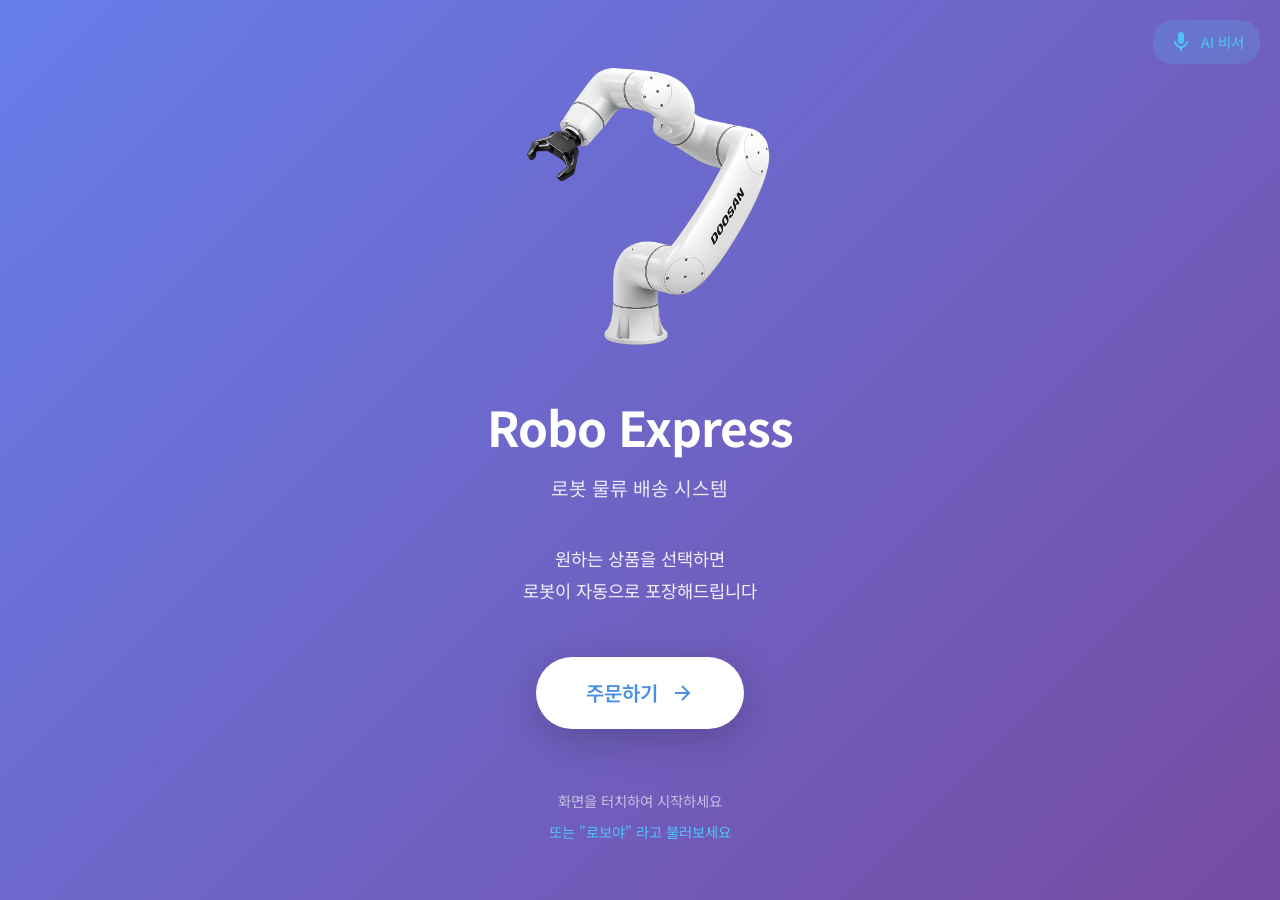
<file: web/frontend/index.html>
<!DOCTYPE html>
<html lang="ko">
<head>
  <meta charset="UTF-8">
  <meta name="viewport" content="width=device-width, initial-scale=1.0">
  <title>Robo Express</title>
  <link rel="preconnect" href="https://fonts.googleapis.com">
  <link rel="preconnect" href="https://fonts.gstatic.com" crossorigin>
  <link href="https://fonts.googleapis.com/css2?family=Noto+Sans+KR:wght@300;400;500;600;700&display=swap" rel="stylesheet">
  <link rel="stylesheet" href="css/style.css">
  <style>
    .voice-hint {
      font-size: 0.9rem;
      color: #4fc3f7;
      margin-top: 8px;
    }
    .assistant-link {
      position: absolute;
      top: 20px;
      right: 20px;
      display: flex;
      align-items: center;
      gap: 8px;
      padding: 10px 16px;
      background: rgba(79, 195, 247, 0.2);
      color: #4fc3f7;
      text-decoration: none;
      border-radius: 20px;
      font-size: 0.9rem;
      transition: all 0.3s ease;
    }
    .assistant-link:hover {
      background: rgba(79, 195, 247, 0.3);
    }
  </style>
</head>
<body>
  <div class="start-screen">
    <div class="start-content">
      <div class="logo-area">
        <div class="logo-icon">
          <img src="images/robot_arm.png" alt="로봇팔" class="robot-image">
        </div>
        <h1 class="logo-title">Robo Express</h1>
        <p class="logo-subtitle">로봇 물류 배송 시스템</p>
      </div>
      
      <div class="start-description">
        <p>원하는 상품을 선택하면</p>
        <p>로봇이 자동으로 포장해드립니다</p>
      </div>

      <a href="products.html" class="btn-start" onclick="playWelcome(event)">
        <span>주문하기</span>
        <svg width="24" height="24" viewBox="0 0 24 24" fill="none" stroke="currentColor" stroke-width="2">
          <path d="M5 12h14M12 5l7 7-7 7"/>
        </svg>
      </a>
      
      <audio id="welcomeAudio" preload="auto">
        <source src="audio/welcome.mp3" type="audio/mpeg">
      </audio>
      
      <script>
        function playWelcome(event) {
          event.preventDefault();
          const audio = document.getElementById('welcomeAudio');
          audio.play();
          setTimeout(() => {
            window.location.href = 'products.html';
          }, 3600);
        }
      </script>

      <div class="start-footer">
        <p>화면을 터치하여 시작하세요</p>
        <p class="voice-hint">또는 "로보야" 라고 불러보세요</p>
      </div>
      
      <a href="assistant.html" class="assistant-link">
        <svg width="24" height="24" viewBox="0 0 24 24" fill="currentColor">
          <path d="M12 14c1.66 0 3-1.34 3-3V5c0-1.66-1.34-3-3-3S9 3.34 9 5v6c0 1.66 1.34 3 3 3z"/>
          <path d="M17 11c0 2.76-2.24 5-5 5s-5-2.24-5-5H5c0 3.53 2.61 6.43 6 6.92V21h2v-3.08c3.39-.49 6-3.39 6-6.92h-2z"/>
        </svg>
        AI 비서
      </a>
    </div>
    
    <!-- 호출어 감지 -->
    <script>
      let recognition;
      if ('webkitSpeechRecognition' in window || 'SpeechRecognition' in window) {
        const SpeechRecognition = window.SpeechRecognition || window.webkitSpeechRecognition;
        recognition = new SpeechRecognition();
        recognition.lang = 'ko-KR';
        recognition.continuous = true;
        recognition.interimResults = false;
        
        recognition.onresult = (event) => {
          const last = event.results.length - 1;
          const transcript = event.results[last][0].transcript.trim();
          console.log('Heard:', transcript);
          
          if (transcript.includes('로보야') || transcript.includes('로보아') || transcript.includes('로봐')) {
            recognition.stop();
            window.location.href = 'assistant.html';
          }
        };
        
        recognition.onerror = (event) => {
          if (event.error !== 'no-speech') {
            setTimeout(() => recognition.start(), 1000);
          }
        };
        
        recognition.onend = () => {
          setTimeout(() => recognition.start(), 100);
        };
        
        recognition.start();
      }
    </script>

  </div>
</body>
</html>
</file>
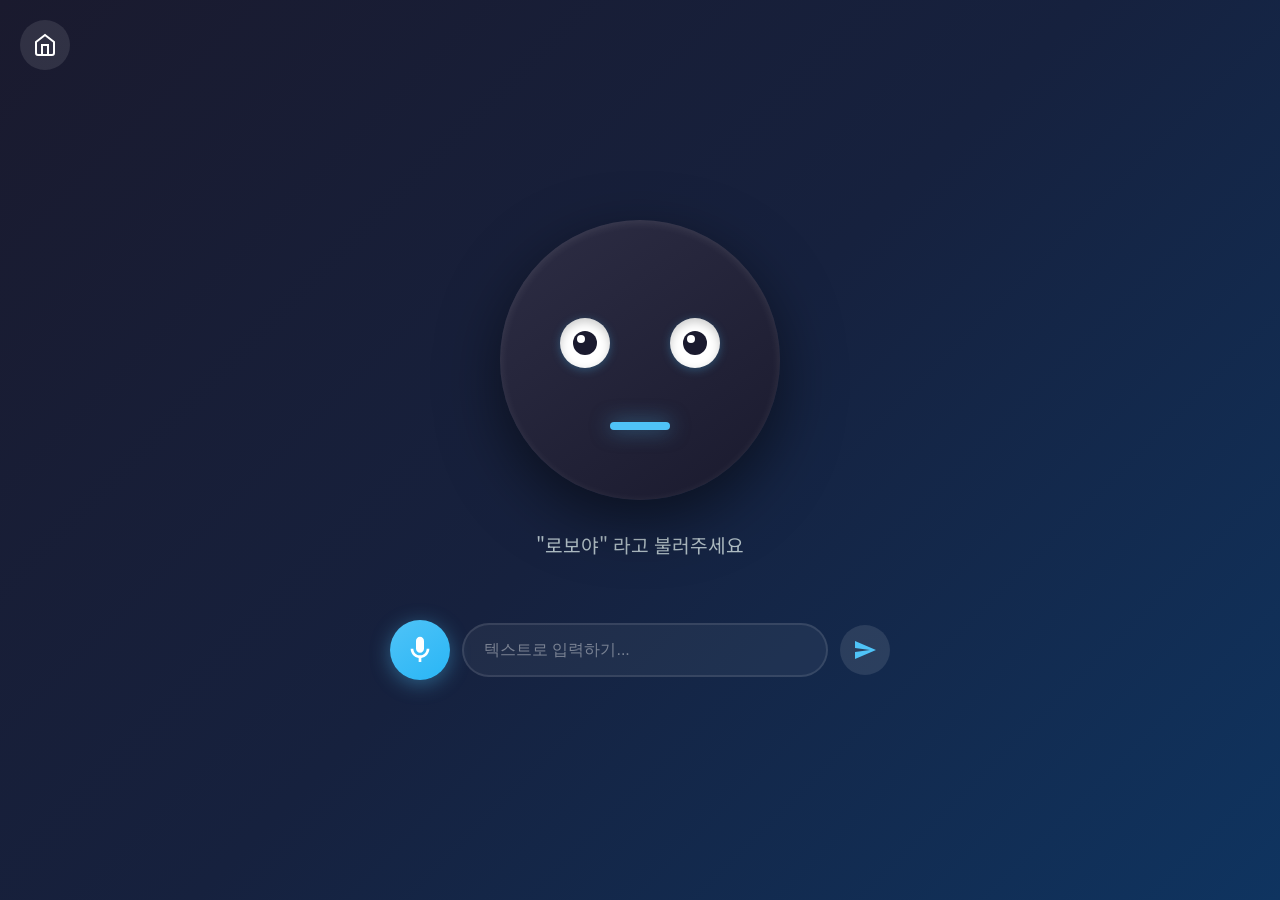
<file: web/frontend/assistant.html>
<!DOCTYPE html>
<html lang="ko">
<head>
  <meta charset="UTF-8">
  <meta name="viewport" content="width=device-width, initial-scale=1.0">
  <title>Robo Express - AI 비서</title>
  <link rel="preconnect" href="https://fonts.googleapis.com">
  <link rel="preconnect" href="https://fonts.gstatic.com" crossorigin>
  <link href="https://fonts.googleapis.com/css2?family=Noto+Sans+KR:wght@300;400;500;600;700&display=swap" rel="stylesheet">
  <link rel="stylesheet" href="css/style.css">
  <link rel="stylesheet" href="css/assistant.css">
</head>
<body>
  <div class="assistant-container">
    <!-- 로봇 얼굴 -->
    <div class="robot-face" id="robotFace">
      <div class="face-background">
        <div class="pulse-ring" id="pulseRing"></div>
      </div>
      <div class="eyes">
        <div class="eye left" id="eyeLeft">
          <div class="pupil"></div>
        </div>
        <div class="eye right" id="eyeRight">
          <div class="pupil"></div>
        </div>
      </div>
      <div class="mouth" id="mouth"></div>
    </div>

    <!-- 상태 텍스트 -->
    <div class="status-text" id="statusText">
      "로보야" 라고 불러주세요
    </div>

    <!-- 대화 내용 -->
    <div class="chat-container" id="chatContainer">
      <div class="chat-messages" id="chatMessages"></div>
    </div>

    <!-- 입력 영역 -->
    <div class="input-area">
      <button class="mic-button" id="micButton">
        <svg width="32" height="32" viewBox="0 0 24 24" fill="currentColor">
          <path d="M12 14c1.66 0 3-1.34 3-3V5c0-1.66-1.34-3-3-3S9 3.34 9 5v6c0 1.66 1.34 3 3 3z"/>
          <path d="M17 11c0 2.76-2.24 5-5 5s-5-2.24-5-5H5c0 3.53 2.61 6.43 6 6.92V21h2v-3.08c3.39-.49 6-3.39 6-6.92h-2z"/>
        </svg>
      </button>
      <input type="text" class="text-input" id="textInput" placeholder="텍스트로 입력하기...">
      <button class="send-button" id="sendButton">
        <svg width="24" height="24" viewBox="0 0 24 24" fill="currentColor">
          <path d="M2.01 21L23 12 2.01 3 2 10l15 2-15 2z"/>
        </svg>
      </button>
    </div>

    <!-- 홈 버튼 -->
    <a href="index.html" class="home-button">
      <svg width="24" height="24" viewBox="0 0 24 24" fill="none" stroke="currentColor" stroke-width="2">
        <path d="M3 9l9-7 9 7v11a2 2 0 0 1-2 2H5a2 2 0 0 1-2-2z"/>
        <polyline points="9 22 9 12 15 12 15 22"/>
      </svg>
    </a>
  </div>

  <script src="js/assistant.js"></script>
</body>
</html>
</file>
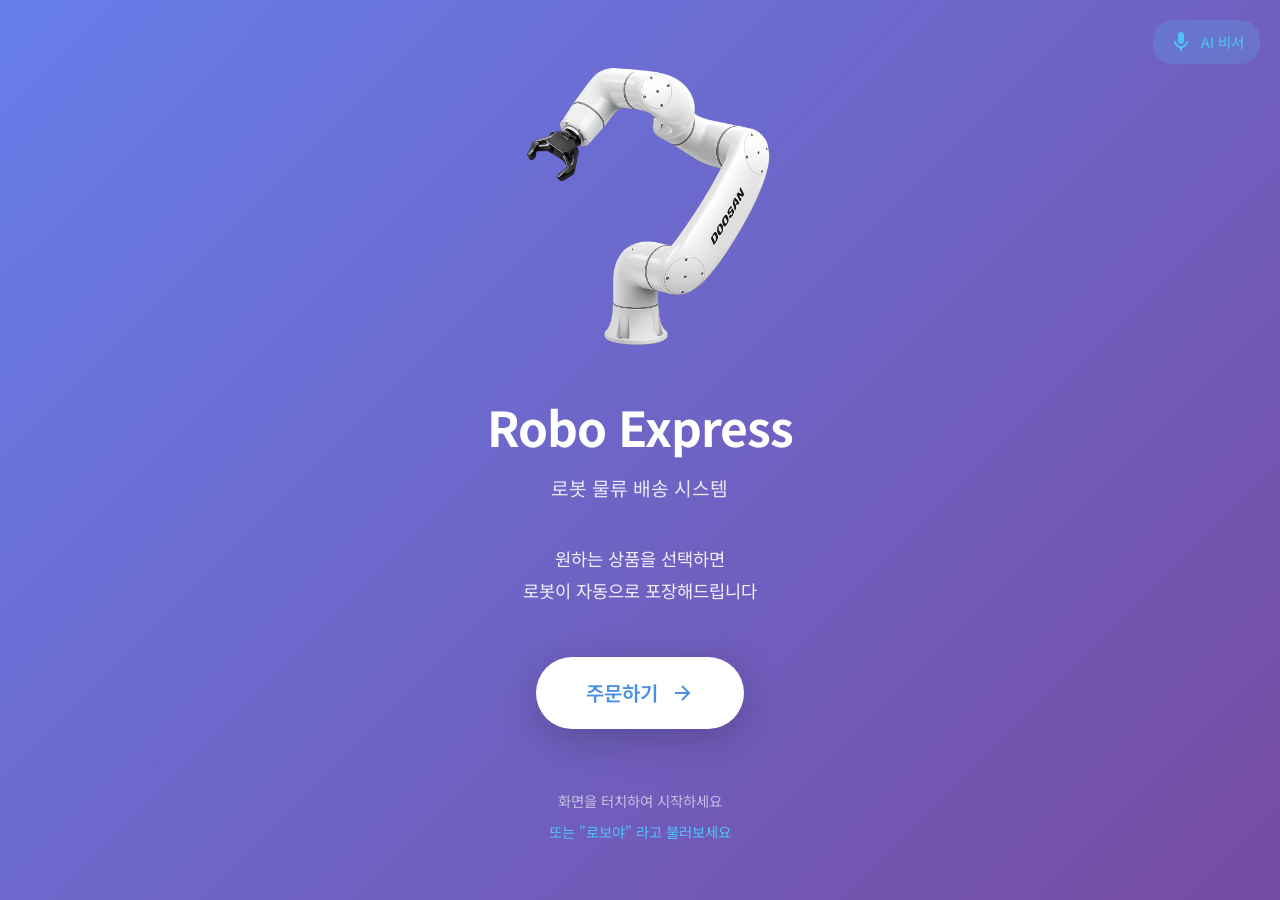
<file: web/frontend/order.html>
<!DOCTYPE html>
<html lang="ko">
<head>
  <meta charset="UTF-8">
  <meta name="viewport" content="width=device-width, initial-scale=1.0">
  <title>주문 현황 - Robo Express 물류 시스템</title>
  <link rel="preconnect" href="https://fonts.googleapis.com">
  <link rel="preconnect" href="https://fonts.gstatic.com" crossorigin>
  <link href="https://fonts.googleapis.com/css2?family=Noto+Sans+KR:wght@300;400;500;600;700&display=swap" rel="stylesheet">
  <link rel="stylesheet" href="css/style.css">
</head>
<body>
  <div class="app-container">
    <!-- Header -->
    <header class="header">
      <a href="index.html" class="header-back">
        <svg width="24" height="24" viewBox="0 0 24 24" fill="none" stroke="currentColor" stroke-width="2">
          <path d="M19 12H5M12 19l-7-7 7-7"/>
        </svg>
      </a>
      <h1 class="header-title">주문 현황</h1>
      <div class="header-spacer"></div>
    </header>

    <!-- Order Status -->
    <main class="order-status-section">
      <!-- Order Info (숨김) -->
      <div class="order-info-card" style="display: none;">
        <div class="order-number">
          <span class="label">주문번호</span>
          <span class="value" id="orderNumber">-</span>
        </div>
        <div class="order-time">
          <span class="label">주문시간</span>
          <span class="value" id="orderTime">-</span>
        </div>
      </div>

      <!-- Status Display -->
      <div class="status-card">
        <div class="status-icon" id="statusIcon">
          <div class="status-icon-inner">📦</div>
        </div>
        <h2 class="status-title" id="statusTitle">주문 접수됨</h2>
        <p class="status-message" id="statusMessage">주문이 접수되었습니다. 잠시만 기다려주세요.</p>
        
        <!-- Progress Bar -->
        <div class="progress-container">
          <div class="progress-bar">
            <div class="progress-fill" id="progressFill" style="width: 0%"></div>
          </div>
          <div class="progress-text">
            <span id="progressText">0%</span>
          </div>
        </div>
      </div>

      <!-- Step Tracker -->
      <div class="step-tracker">
        <h3>진행 상황</h3>
        <div class="steps" id="stepsContainer">
          <!-- Steps will be dynamically inserted -->
        </div>
      </div>

      <!-- Live Log -->
      <div class="live-log-card">
        <div class="log-header">
          <h3>실시간 로그</h3>
          <span class="live-indicator">
            <span class="live-dot"></span>
            LIVE
          </span>
        </div>
        <div class="log-container" id="logContainer">
          <div class="log-entry">
            <span class="log-time">--:--:--</span>
            <span class="log-message">연결 대기 중...</span>
          </div>
        </div>
      </div>
    </main>

    <!-- Complete Actions -->
    <footer class="order-complete-footer" id="completeFooter" style="display: none;">
      <div class="complete-message">
        <span class="complete-icon">✅</span>
        <span>주문이 완료되었습니다!</span>
      </div>
      <a href="index.html" class="btn-new-order">새 주문하기</a>
    </footer>
  </div>

  <script src="js/order-status.js"></script>
</body>
</html>
</file>
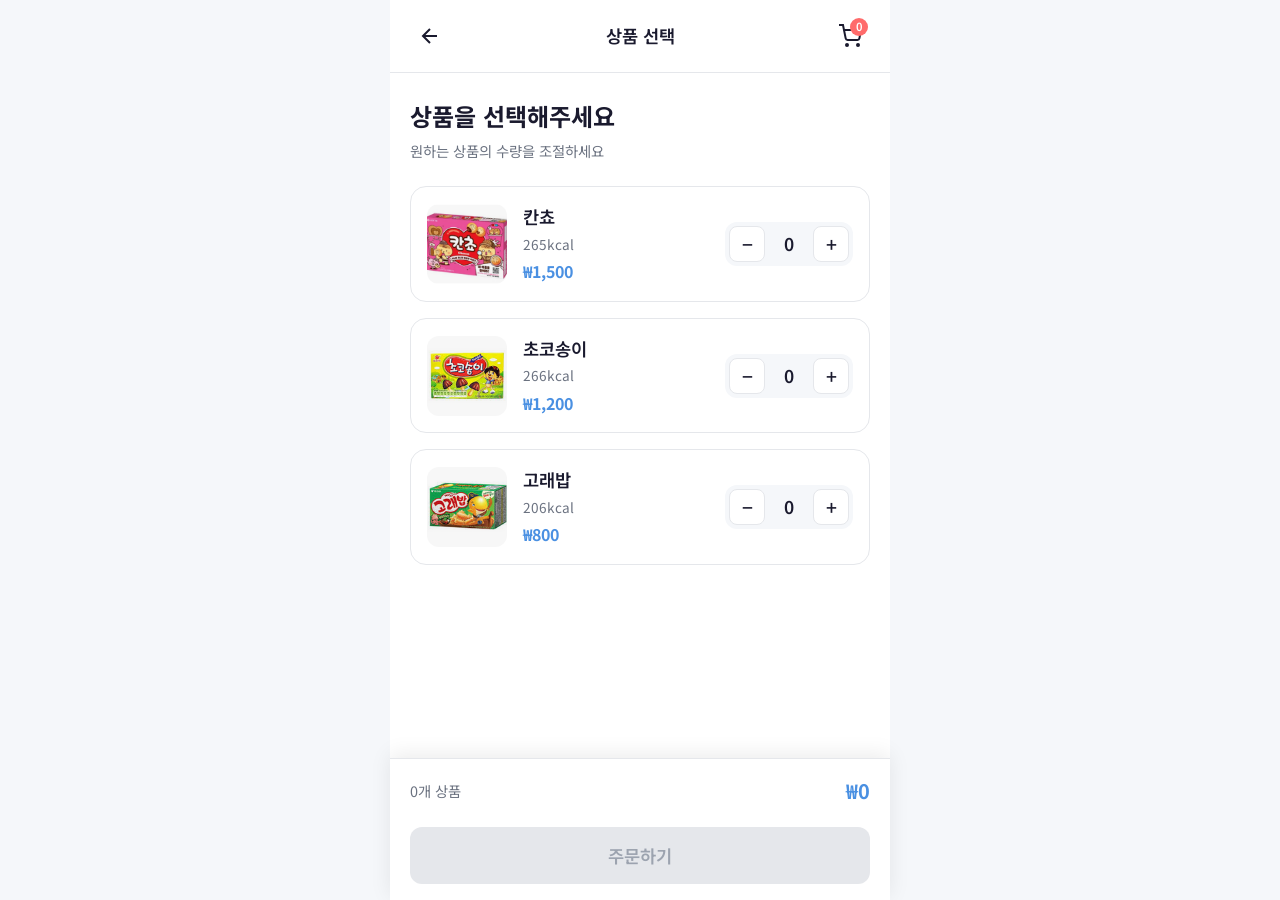
<file: web/frontend/products.html>
<!DOCTYPE html>
<html lang="ko">
<head>
  <meta charset="UTF-8">
  <meta name="viewport" content="width=device-width, initial-scale=1.0">
  <title>상품 선택 - Robo Express 물류 시스템</title>
  <link rel="preconnect" href="https://fonts.googleapis.com">
  <link rel="preconnect" href="https://fonts.gstatic.com" crossorigin>
  <link href="https://fonts.googleapis.com/css2?family=Noto+Sans+KR:wght@300;400;500;600;700&display=swap" rel="stylesheet">
  <link rel="stylesheet" href="css/style.css">
</head>
<body>
  <div class="app-container">
    <!-- Header -->
    <header class="header">
      <a href="index.html" class="header-back">
        <svg width="24" height="24" viewBox="0 0 24 24" fill="none" stroke="currentColor" stroke-width="2">
          <path d="M19 12H5M12 19l-7-7 7-7"/>
        </svg>
      </a>
      <h1 class="header-title">상품 선택</h1>
      <div class="header-cart" id="headerCart">
        <svg width="24" height="24" viewBox="0 0 24 24" fill="none" stroke="currentColor" stroke-width="2">
          <circle cx="9" cy="21" r="1"/><circle cx="20" cy="21" r="1"/>
          <path d="M1 1h4l2.68 13.39a2 2 0 0 0 2 1.61h9.72a2 2 0 0 0 2-1.61L23 6H6"/>
        </svg>
        <span class="cart-badge" id="cartBadge">0</span>
      </div>
    </header>

    <!-- Product List -->
    <main class="product-section">
      <div class="section-title">
        <h2>상품을 선택해주세요</h2>
        <p>원하는 상품의 수량을 조절하세요</p>
      </div>

      <div class="product-grid" id="productGrid">
        <!-- Product Card 1 -->
        <div class="product-card" data-product-id="cube_a">
          <div class="product-image">
            <img src="images/cube_a.png" alt="칸쵸" onerror="this.src='data:image/svg+xml,<svg xmlns=%22http://www.w3.org/2000/svg%22 width=%22100%22 height=%22100%22 viewBox=%220 0 100 100%22><rect fill=%22%23FF6B6B%22 width=%22100%22 height=%22100%22 rx=%2210%22/><text x=%2250%22 y=%2255%22 text-anchor=%22middle%22 fill=%22white%22 font-size=%2230%22>A</text></svg>'">
          </div>
          <div class="product-info">
            <h3 class="product-name">칸쵸</h3>
            <p class="product-desc">265kcal</p>
            <p class="product-price">₩1,500</p>
          </div>
          <div class="product-quantity">
            <button class="qty-btn qty-minus" data-action="minus">−</button>
            <span class="qty-value" data-qty="0">0</span>
            <button class="qty-btn qty-plus" data-action="plus">+</button>
          </div>
        </div>

        <!-- Product Card 2 -->
        <div class="product-card" data-product-id="cube_b">
          <div class="product-image">
            <img src="images/cube_b.png" alt="초코송이" onerror="this.src='data:image/svg+xml,<svg xmlns=%22http://www.w3.org/2000/svg%22 width=%22100%22 height=%22100%22 viewBox=%220 0 100 100%22><rect fill=%22%234ECDC4%22 width=%22100%22 height=%22100%22 rx=%2210%22/><text x=%2250%22 y=%2255%22 text-anchor=%22middle%22 fill=%22white%22 font-size=%2230%22>B</text></svg>'">
          </div>
          <div class="product-info">
            <h3 class="product-name">초코송이</h3>
            <p class="product-desc">266kcal</p>
            <p class="product-price">₩1,200</p>
          </div>
          <div class="product-quantity">
            <button class="qty-btn qty-minus" data-action="minus">−</button>
            <span class="qty-value" data-qty="0">0</span>
            <button class="qty-btn qty-plus" data-action="plus">+</button>
          </div>
        </div>

        <!-- Product Card 3 -->
        <div class="product-card" data-product-id="cube_c">
          <div class="product-image">
            <img src="images/cube_c.png" alt="고래밥" onerror="this.src='data:image/svg+xml,<svg xmlns=%22http://www.w3.org/2000/svg%22 width=%22100%22 height=%22100%22 viewBox=%220 0 100 100%22><rect fill=%22%23FFE66D%22 width=%22100%22 height=%22100%22 rx=%2210%22/><text x=%2250%22 y=%2255%22 text-anchor=%22middle%22 fill=%22%23333%22 font-size=%2230%22>C</text></svg>'">
          </div>
          <div class="product-info">
            <h3 class="product-name">고래밥</h3>
            <p class="product-desc">206kcal</p>
            <p class="product-price">₩800</p>
          </div>
          <div class="product-quantity">
            <button class="qty-btn qty-minus" data-action="minus">−</button>
            <span class="qty-value" data-qty="0">0</span>
            <button class="qty-btn qty-plus" data-action="plus">+</button>
          </div>
        </div>
      </div>
    </main>

    <!-- Cart Summary & Order Button -->
    <footer class="order-footer" id="orderFooter">
      <div class="cart-summary">
        <div class="cart-info">
          <span class="cart-count"><span id="totalCount">0</span>개 상품</span>
          <span class="cart-total">₩<span id="totalPrice">0</span></span>
        </div>
        <div class="cart-items" id="cartItems">
          <!-- 선택된 상품 목록 -->
        </div>
      </div>
      <button class="btn-order" id="btnOrder" disabled>
        <span>주문하기</span>
      </button>
    </footer>
  </div>

  <!-- Order Confirm Modal -->
  <div class="modal-overlay" id="modalOverlay">
    <div class="modal" id="orderModal">
      <div class="modal-header">
        <h2>주문 확인</h2>
        <button class="modal-close" id="modalClose">✕</button>
      </div>
      <div class="modal-body">
        <div class="order-summary" id="orderSummary">
          <!-- 주문 요약 -->
        </div>
      </div>
      <div class="modal-footer">
        <button class="btn-cancel" id="btnCancel">취소</button>
        <button class="btn-confirm" id="btnConfirm">주문 확정</button>
      </div>
    </div>
  </div>

  <!-- Loading Overlay -->
  <div class="loading-overlay" id="loadingOverlay">
    <div class="loading-spinner"></div>
    <p>주문을 처리하고 있습니다...</p>
  </div>

  <script src="js/products.js"></script>
</body>
</html>
</file>
<file: web/frontend/css/style.css>
/* ==================== Variables ==================== */
:root {
  --primary: #4A90E2;
  --primary-dark: #357ABD;
  --primary-light: #E8F1FB;
  --secondary: #50C878;
  --accent: #FF6B6B;
  --background: #F5F7FA;
  --surface: #FFFFFF;
  --text-primary: #1A1A2E;
  --text-secondary: #6B7280;
  --text-light: #9CA3AF;
  --border: #E5E7EB;
  --shadow: rgba(0, 0, 0, 0.08);
  --shadow-lg: rgba(0, 0, 0, 0.12);
  --success: #10B981;
  --warning: #F59E0B;
  --error: #EF4444;
  --radius-sm: 8px;
  --radius-md: 12px;
  --radius-lg: 16px;
  --radius-xl: 24px;
}

/* ==================== Reset & Base ==================== */
* {
  margin: 0;
  padding: 0;
  box-sizing: border-box;
}

body {
  font-family: 'Noto Sans KR', -apple-system, BlinkMacSystemFont, sans-serif;
  background: var(--background);
  color: var(--text-primary);
  min-height: 100vh;
  line-height: 1.6;
}

a {
  text-decoration: none;
  color: inherit;
}

button {
  font-family: inherit;
  cursor: pointer;
  border: none;
  outline: none;
}

/* ==================== Start Screen ==================== */
.start-screen {
  min-height: 100vh;
  display: flex;
  align-items: center;
  justify-content: center;
  background: linear-gradient(135deg, #667eea 0%, #764ba2 100%);
  position: relative;
  overflow: hidden;
}

.start-content {
  text-align: center;
  z-index: 10;
  padding: 40px;
}

.logo-area {
  margin-bottom: 40px;
}

.logo-icon {
  margin-bottom: 24px;
  animation: bounce 2s ease-in-out infinite;
}
.robot-image {
  width: 300px;
  height: 300px;
  object-fit: contain;
}

@keyframes bounce {
  0%, 100% { transform: translateY(0); }
  50% { transform: translateY(-15px); }
}

.logo-title {
  font-size: 3rem;
  font-weight: 700;
  color: white;
  margin-bottom: 8px;
  letter-spacing: -0.02em;
}

.logo-subtitle {
  font-size: 1.2rem;
  color: rgba(255, 255, 255, 0.85);
  font-weight: 400;
}

.start-description {
  margin-bottom: 50px;
  color: rgba(255, 255, 255, 0.9);
  font-size: 1.1rem;
  line-height: 1.8;
}

.btn-start {
  display: inline-flex;
  align-items: center;
  gap: 12px;
  padding: 20px 50px;
  background: white;
  color: var(--primary);
  font-size: 1.25rem;
  font-weight: 600;
  border-radius: 50px;
  box-shadow: 0 10px 40px rgba(0, 0, 0, 0.2);
  transition: all 0.3s ease;
}

.btn-start:hover {
  transform: translateY(-3px);
  box-shadow: 0 15px 50px rgba(0, 0, 0, 0.25);
}

.btn-start:active {
  transform: translateY(0);
}

.start-footer {
  margin-top: 60px;
  color: rgba(255, 255, 255, 0.6);
  font-size: 0.9rem;
  animation: pulse 2s ease-in-out infinite;
}

@keyframes pulse {
  0%, 100% { opacity: 0.6; }
  50% { opacity: 1; }
}

/* ==================== App Container ==================== */
.app-container {
  max-width: 500px;
  margin: 0 auto;
  min-height: 100vh;
  background: var(--surface);
  position: relative;
  padding-bottom: 140px;
}

/* ==================== Header ==================== */
.header {
  display: flex;
  align-items: center;
  justify-content: space-between;
  padding: 16px 20px;
  background: var(--surface);
  border-bottom: 1px solid var(--border);
  position: sticky;
  top: 0;
  z-index: 100;
}

.header-back {
  width: 40px;
  height: 40px;
  display: flex;
  align-items: center;
  justify-content: center;
  border-radius: var(--radius-md);
  color: var(--text-primary);
  transition: background 0.2s;
}

.header-back:hover {
  background: var(--background);
}

.header-title {
  font-size: 1.1rem;
  font-weight: 600;
}

.header-cart {
  position: relative;
  width: 40px;
  height: 40px;
  display: flex;
  align-items: center;
  justify-content: center;
  color: var(--text-primary);
}

.header-spacer {
  width: 40px;
}

.cart-badge {
  position: absolute;
  top: 2px;
  right: 2px;
  min-width: 18px;
  height: 18px;
  background: var(--accent);
  color: white;
  font-size: 0.7rem;
  font-weight: 600;
  border-radius: 50%;
  display: flex;
  align-items: center;
  justify-content: center;
}

/* ==================== Product Section ==================== */
.product-section {
  padding: 24px 20px;
}

.section-title {
  margin-bottom: 24px;
}

.section-title h2 {
  font-size: 1.5rem;
  font-weight: 700;
  margin-bottom: 4px;
}

.section-title p {
  color: var(--text-secondary);
  font-size: 0.9rem;
}

/* Product Grid */
.product-grid {
  display: flex;
  flex-direction: column;
  gap: 16px;
}

/* Product Card */
.product-card {
  display: flex;
  align-items: center;
  gap: 16px;
  padding: 16px;
  background: var(--surface);
  border: 1px solid var(--border);
  border-radius: var(--radius-lg);
  transition: all 0.2s ease;
}

.product-card:hover {
  border-color: var(--primary);
  box-shadow: 0 4px 20px var(--shadow);
}

.product-card.selected {
  border-color: var(--primary);
  background: var(--primary-light);
}

.product-image {
  width: 80px;
  height: 80px;
  border-radius: var(--radius-md);
  overflow: hidden;
  background: var(--background);
  flex-shrink: 0;
}

.product-image img {
  width: 100%;
  height: 100%;
  object-fit: cover;
}

.product-info {
  flex: 1;
  min-width: 0;
}

.product-name {
  font-size: 1.1rem;
  font-weight: 600;
  margin-bottom: 2px;
}

.product-desc {
  font-size: 0.85rem;
  color: var(--text-secondary);
  margin-bottom: 4px;
}

.product-price {
  font-size: 1rem;
  font-weight: 700;
  color: var(--primary);
}

/* Quantity Control */
.product-quantity {
  display: flex;
  align-items: center;
  gap: 8px;
  background: var(--background);
  border-radius: var(--radius-md);
  padding: 4px;
}

.qty-btn {
  width: 36px;
  height: 36px;
  border-radius: var(--radius-sm);
  background: var(--surface);
  color: var(--text-primary);
  font-size: 1.2rem;
  font-weight: 500;
  display: flex;
  align-items: center;
  justify-content: center;
  transition: all 0.2s;
  border: 1px solid var(--border);
}

.qty-btn:hover {
  background: var(--primary);
  color: white;
  border-color: var(--primary);
}

.qty-btn:active {
  transform: scale(0.95);
}

.qty-value {
  min-width: 32px;
  text-align: center;
  font-size: 1.1rem;
  font-weight: 600;
}

/* ==================== Order Footer ==================== */
.order-footer {
  position: fixed;
  bottom: 0;
  left: 50%;
  transform: translateX(-50%);
  width: 100%;
  max-width: 500px;
  background: var(--surface);
  border-top: 1px solid var(--border);
  padding: 16px 20px;
  padding-bottom: calc(16px + env(safe-area-inset-bottom));
  box-shadow: 0 -4px 20px var(--shadow);
}

.cart-summary {
  margin-bottom: 12px;
}

.cart-info {
  display: flex;
  justify-content: space-between;
  align-items: center;
  margin-bottom: 8px;
}

.cart-count {
  font-size: 0.9rem;
  color: var(--text-secondary);
}

.cart-total {
  font-size: 1.25rem;
  font-weight: 700;
  color: var(--primary);
}

.cart-items {
  display: flex;
  gap: 8px;
  flex-wrap: wrap;
}

.cart-item-tag {
  display: inline-flex;
  align-items: center;
  gap: 4px;
  padding: 4px 10px;
  background: var(--primary-light);
  color: var(--primary);
  font-size: 0.8rem;
  font-weight: 500;
  border-radius: 20px;
}

.btn-order {
  width: 100%;
  padding: 16px;
  background: var(--primary);
  color: white;
  font-size: 1.1rem;
  font-weight: 600;
  border-radius: var(--radius-md);
  transition: all 0.2s ease;
}

.btn-order:hover:not(:disabled) {
  background: var(--primary-dark);
}

.btn-order:disabled {
  background: var(--border);
  color: var(--text-light);
  cursor: not-allowed;
}

/* ==================== Modal ==================== */
.modal-overlay {
  position: fixed;
  inset: 0;
  background: rgba(0, 0, 0, 0.5);
  display: flex;
  align-items: center;
  justify-content: center;
  padding: 20px;
  z-index: 1000;
  opacity: 0;
  visibility: hidden;
  transition: all 0.3s ease;
}

.modal-overlay.show {
  opacity: 1;
  visibility: visible;
}

.modal {
  width: 100%;
  max-width: 400px;
  background: var(--surface);
  border-radius: var(--radius-xl);
  overflow: hidden;
  transform: translateY(20px);
  transition: transform 0.3s ease;
}

.modal-overlay.show .modal {
  transform: translateY(0);
}

.modal-header {
  display: flex;
  align-items: center;
  justify-content: space-between;
  padding: 20px;
  border-bottom: 1px solid var(--border);
}

.modal-header h2 {
  font-size: 1.2rem;
  font-weight: 600;
}

.modal-close {
  width: 32px;
  height: 32px;
  display: flex;
  align-items: center;
  justify-content: center;
  background: var(--background);
  border-radius: var(--radius-sm);
  color: var(--text-secondary);
  font-size: 1.1rem;
}

.modal-body {
  padding: 20px;
}

.order-summary-item {
  display: flex;
  justify-content: space-between;
  padding: 12px 0;
  border-bottom: 1px solid var(--border);
}

.order-summary-item:last-child {
  border-bottom: none;
}

.order-summary-total {
  display: flex;
  justify-content: space-between;
  padding-top: 16px;
  margin-top: 8px;
  border-top: 2px solid var(--text-primary);
  font-size: 1.1rem;
  font-weight: 700;
}

.modal-footer {
  display: flex;
  gap: 12px;
  padding: 20px;
  border-top: 1px solid var(--border);
}

.btn-cancel {
  flex: 1;
  padding: 14px;
  background: var(--background);
  color: var(--text-primary);
  font-size: 1rem;
  font-weight: 500;
  border-radius: var(--radius-md);
  transition: background 0.2s;
}

.btn-cancel:hover {
  background: var(--border);
}

.btn-confirm {
  flex: 1;
  padding: 14px;
  background: var(--primary);
  color: white;
  font-size: 1rem;
  font-weight: 600;
  border-radius: var(--radius-md);
  transition: background 0.2s;
}

.btn-confirm:hover {
  background: var(--primary-dark);
}

/* ==================== Loading Overlay ==================== */
.loading-overlay {
  position: fixed;
  inset: 0;
  background: rgba(255, 255, 255, 0.95);
  display: flex;
  flex-direction: column;
  align-items: center;
  justify-content: center;
  gap: 20px;
  z-index: 2000;
  opacity: 0;
  visibility: hidden;
  transition: all 0.3s ease;
}

.loading-overlay.show {
  opacity: 1;
  visibility: visible;
}

.loading-spinner {
  width: 50px;
  height: 50px;
  border: 4px solid var(--border);
  border-top-color: var(--primary);
  border-radius: 50%;
  animation: spin 1s linear infinite;
}

@keyframes spin {
  to { transform: rotate(360deg); }
}

.loading-overlay p {
  color: var(--text-secondary);
  font-size: 1rem;
}

/* ==================== Order Status Page ==================== */
.order-status-section {
  padding: 20px;
}

.order-info-card {
  display: flex;
  justify-content: space-between;
  background: var(--background);
  border-radius: var(--radius-md);
  padding: 16px;
  margin-bottom: 20px;
}

.order-info-card .label {
  display: block;
  font-size: 0.75rem;
  color: var(--text-secondary);
  margin-bottom: 4px;
}

.order-info-card .value {
  font-size: 0.9rem;
  font-weight: 600;
}

/* Status Card */
.status-card {
  background: var(--surface);
  border: 1px solid var(--border);
  border-radius: var(--radius-lg);
  padding: 32px 24px;
  text-align: center;
  margin-bottom: 20px;
}

.status-icon {
  width: 100px;
  height: 100px;
  margin: 0 auto 20px;
  background: var(--primary-light);
  border-radius: 50%;
  display: flex;
  align-items: center;
  justify-content: center;
  animation: pulse-icon 2s ease-in-out infinite;
}

@keyframes pulse-icon {
  0%, 100% { transform: scale(1); }
  50% { transform: scale(1.05); }
}

.status-icon-inner {
  font-size: 48px;
}

.status-title {
  font-size: 1.5rem;
  font-weight: 700;
  margin-bottom: 8px;
}

.status-message {
  color: var(--text-secondary);
  margin-bottom: 24px;
}

/* Progress Bar */
.progress-container {
  margin-top: 24px;
}

.progress-bar {
  height: 12px;
  background: var(--background);
  border-radius: 6px;
  overflow: hidden;
}

.progress-fill {
  height: 100%;
  background: linear-gradient(90deg, var(--primary), var(--secondary));
  border-radius: 6px;
  transition: width 0.5s ease;
}

.progress-text {
  margin-top: 8px;
  font-size: 0.9rem;
  font-weight: 600;
  color: var(--primary);
}

/* Step Tracker */
.step-tracker {
  background: var(--surface);
  border: 1px solid var(--border);
  border-radius: var(--radius-lg);
  padding: 20px;
  margin-bottom: 20px;
}

.step-tracker h3 {
  font-size: 1rem;
  font-weight: 600;
  margin-bottom: 16px;
}

.steps {
  display: flex;
  flex-direction: column;
  gap: 12px;
}

.step-item {
  display: flex;
  align-items: center;
  gap: 12px;
  padding: 12px;
  background: var(--background);
  border-radius: var(--radius-md);
  transition: all 0.3s ease;
}

.step-item.completed {
  background: #E8F5E9;
}

.step-item.active {
  background: var(--primary-light);
  border: 1px solid var(--primary);
}

.step-icon {
  width: 32px;
  height: 32px;
  border-radius: 50%;
  background: var(--border);
  display: flex;
  align-items: center;
  justify-content: center;
  font-size: 0.9rem;
  flex-shrink: 0;
}

.step-item.completed .step-icon {
  background: var(--success);
  color: white;
}

.step-item.active .step-icon {
  background: var(--primary);
  color: white;
  animation: pulse 1.5s ease-in-out infinite;
}

.step-text {
  flex: 1;
  font-size: 0.9rem;
}

.step-item.completed .step-text {
  color: var(--success);
}

/* Live Log */
.live-log-card {
  background: var(--surface);
  border: 1px solid var(--border);
  border-radius: var(--radius-lg);
  overflow: hidden;
}

.log-header {
  display: flex;
  justify-content: space-between;
  align-items: center;
  padding: 16px;
  border-bottom: 1px solid var(--border);
}

.log-header h3 {
  font-size: 1rem;
  font-weight: 600;
}

.live-indicator {
  display: flex;
  align-items: center;
  gap: 6px;
  font-size: 0.75rem;
  font-weight: 600;
  color: var(--accent);
}

.live-dot {
  width: 8px;
  height: 8px;
  background: var(--accent);
  border-radius: 50%;
  animation: blink 1s ease-in-out infinite;
}

@keyframes blink {
  0%, 100% { opacity: 1; }
  50% { opacity: 0.3; }
}

.log-container {
  max-height: 200px;
  overflow-y: auto;
  padding: 12px 16px;
  font-family: 'JetBrains Mono', monospace;
  font-size: 0.8rem;
  background: #1a1a2e;
  color: #e0e0e0;
}

.log-entry {
  padding: 4px 0;
  display: flex;
  gap: 12px;
}

.log-time {
  color: #888;
  flex-shrink: 0;
}

.log-message {
  color: #4ade80;
}

.log-message.error {
  color: #f87171;
}

.log-message.warning {
  color: #fbbf24;
}

/* Complete Footer */
.order-complete-footer {
  position: fixed;
  bottom: 0;
  left: 50%;
  transform: translateX(-50%);
  width: 100%;
  max-width: 500px;
  background: var(--surface);
  border-top: 1px solid var(--border);
  padding: 20px;
  padding-bottom: calc(20px + env(safe-area-inset-bottom));
}

.complete-message {
  display: flex;
  align-items: center;
  justify-content: center;
  gap: 8px;
  margin-bottom: 16px;
  font-size: 1.1rem;
  font-weight: 600;
  color: var(--success);
}

.complete-icon {
  font-size: 1.5rem;
}

.btn-new-order {
  display: block;
  width: 100%;
  padding: 16px;
  background: var(--primary);
  color: white;
  text-align: center;
  font-size: 1.1rem;
  font-weight: 600;
  border-radius: var(--radius-md);
  transition: background 0.2s;
}

.btn-new-order:hover {
  background: var(--primary-dark);
}

/* ==================== Responsive ==================== */
@media (max-width: 400px) {
  .product-card {
    flex-wrap: wrap;
  }
  
  .product-quantity {
    width: 100%;
    justify-content: center;
    margin-top: 12px;
  }
  
  .logo-title {
    font-size: 2.5rem;
  }
  
  .btn-start {
    padding: 16px 40px;
    font-size: 1.1rem;
  }
}
</file>
<file: web/frontend/css/assistant.css>
/* AI 비서 페이지 스타일 */

.assistant-container {
  min-height: 100vh;
  display: flex;
  flex-direction: column;
  align-items: center;
  justify-content: center;
  padding: 20px;
  background: linear-gradient(135deg, #1a1a2e 0%, #16213e 50%, #0f3460 100%);
  position: relative;
}

/* 로봇 얼굴 */
.robot-face {
  position: relative;
  width: 280px;
  height: 280px;
  margin-bottom: 30px;
}

.face-background {
  position: absolute;
  top: 0;
  left: 0;
  width: 100%;
  height: 100%;
  background: linear-gradient(145deg, #2d2d44, #1a1a2e);
  border-radius: 50%;
  box-shadow: 
    0 20px 60px rgba(0, 0, 0, 0.5),
    inset 0 2px 10px rgba(255, 255, 255, 0.1);
}

/* 펄스 링 (음성 출력 시) */
.pulse-ring {
  position: absolute;
  top: 50%;
  left: 50%;
  transform: translate(-50%, -50%);
  width: 100%;
  height: 100%;
  border-radius: 50%;
  border: 3px solid transparent;
  opacity: 0;
  transition: opacity 0.3s;
}

.pulse-ring.active {
  opacity: 1;
  border-color: #4fc3f7;
  animation: pulse 1s ease-in-out infinite;
}

@keyframes pulse {
  0% {
    transform: translate(-50%, -50%) scale(1);
    opacity: 1;
  }
  100% {
    transform: translate(-50%, -50%) scale(1.3);
    opacity: 0;
  }
}

/* 눈 */
.eyes {
  position: absolute;
  top: 35%;
  left: 50%;
  transform: translateX(-50%);
  display: flex;
  gap: 60px;
}

.eye {
  width: 50px;
  height: 50px;
  background: #fff;
  border-radius: 50%;
  display: flex;
  align-items: center;
  justify-content: center;
  box-shadow: 
    inset 0 4px 10px rgba(0, 0, 0, 0.2),
    0 2px 10px rgba(79, 195, 247, 0.3);
  transition: all 0.3s ease;
}

.pupil {
  width: 24px;
  height: 24px;
  background: #1a1a2e;
  border-radius: 50%;
  position: relative;
  transition: all 0.2s ease;
}

.pupil::after {
  content: '';
  position: absolute;
  top: 4px;
  left: 4px;
  width: 8px;
  height: 8px;
  background: #fff;
  border-radius: 50%;
}

/* 눈 상태별 스타일 */
.robot-face.listening .eye {
  height: 55px;
  background: #e3f2fd;
}

.robot-face.listening .pupil {
  animation: lookAround 2s ease-in-out infinite;
}

@keyframes lookAround {
  0%, 100% { transform: translateX(0); }
  25% { transform: translateX(-5px); }
  75% { transform: translateX(5px); }
}

.robot-face.searching .eye {
  animation: squint 0.5s ease-in-out infinite alternate;
}

@keyframes squint {
  0% { height: 50px; }
  100% { height: 30px; }
}

.robot-face.working .eye {
  height: 35px;
}

.robot-face.working .pupil {
  width: 20px;
  height: 20px;
}

.robot-face.happy .eye {
  height: 20px;
  border-radius: 20px 20px 50% 50%;
}

/* 입 */
.mouth {
  position: absolute;
  bottom: 25%;
  left: 50%;
  transform: translateX(-50%);
  width: 60px;
  height: 8px;
  background: #4fc3f7;
  border-radius: 4px;
  transition: all 0.3s ease;
  box-shadow: 0 0 20px rgba(79, 195, 247, 0.5);
}

.robot-face.speaking .mouth {
  animation: speak 0.15s ease-in-out infinite alternate;
}

@keyframes speak {
  0% { 
    height: 8px; 
    width: 60px;
    border-radius: 4px;
  }
  100% { 
    height: 25px; 
    width: 50px;
    border-radius: 25px;
  }
}

.robot-face.listening .mouth {
  width: 20px;
  height: 20px;
  border-radius: 50%;
}

.robot-face.happy .mouth {
  width: 80px;
  height: 40px;
  border-radius: 0 0 40px 40px;
  background: #4fc3f7;
}

.robot-face.working .mouth {
  width: 40px;
  height: 15px;
  border-radius: 50%;
  background: #ff7043;
}

/* 상태 텍스트 */
.status-text {
  color: #b0bec5;
  font-size: 1.2rem;
  margin-bottom: 20px;
  text-align: center;
  min-height: 30px;
}

/* 채팅 컨테이너 */
.chat-container {
  width: 100%;
  max-width: 500px;
  max-height: 200px;
  overflow-y: auto;
  margin-bottom: 20px;
}

.chat-messages {
  display: flex;
  flex-direction: column;
  gap: 10px;
  padding: 10px;
}

.chat-message {
  padding: 12px 16px;
  border-radius: 16px;
  max-width: 85%;
  font-size: 0.95rem;
  line-height: 1.5;
  animation: fadeIn 0.3s ease;
}

@keyframes fadeIn {
  from { opacity: 0; transform: translateY(10px); }
  to { opacity: 1; transform: translateY(0); }
}

.chat-message.user {
  background: #4fc3f7;
  color: #fff;
  align-self: flex-end;
  border-bottom-right-radius: 4px;
}

.chat-message.assistant {
  background: rgba(255, 255, 255, 0.1);
  color: #fff;
  align-self: flex-start;
  border-bottom-left-radius: 4px;
}

/* 입력 영역 */
.input-area {
  display: flex;
  gap: 12px;
  width: 100%;
  max-width: 500px;
  align-items: center;
}

.mic-button {
  width: 60px;
  height: 60px;
  border-radius: 50%;
  border: none;
  background: linear-gradient(145deg, #4fc3f7, #29b6f6);
  color: #fff;
  cursor: pointer;
  display: flex;
  align-items: center;
  justify-content: center;
  box-shadow: 0 4px 20px rgba(79, 195, 247, 0.4);
  transition: all 0.3s ease;
}

.mic-button:hover {
  transform: scale(1.05);
  box-shadow: 0 6px 25px rgba(79, 195, 247, 0.5);
}

.mic-button.recording {
  background: linear-gradient(145deg, #ef5350, #e53935);
  animation: micPulse 1s ease-in-out infinite;
}

@keyframes micPulse {
  0%, 100% { box-shadow: 0 4px 20px rgba(239, 83, 80, 0.4); }
  50% { box-shadow: 0 4px 40px rgba(239, 83, 80, 0.8); }
}

.text-input {
  flex: 1;
  padding: 16px 20px;
  border-radius: 30px;
  border: 2px solid rgba(255, 255, 255, 0.1);
  background: rgba(255, 255, 255, 0.05);
  color: #fff;
  font-size: 1rem;
  outline: none;
  transition: all 0.3s ease;
}

.text-input:focus {
  border-color: #4fc3f7;
  background: rgba(255, 255, 255, 0.1);
}

.text-input::placeholder {
  color: rgba(255, 255, 255, 0.4);
}

.send-button {
  width: 50px;
  height: 50px;
  border-radius: 50%;
  border: none;
  background: rgba(255, 255, 255, 0.1);
  color: #4fc3f7;
  cursor: pointer;
  display: flex;
  align-items: center;
  justify-content: center;
  transition: all 0.3s ease;
}

.send-button:hover {
  background: #4fc3f7;
  color: #fff;
}

/* 홈 버튼 */
.home-button {
  position: absolute;
  top: 20px;
  left: 20px;
  width: 50px;
  height: 50px;
  border-radius: 50%;
  background: rgba(255, 255, 255, 0.1);
  color: #fff;
  display: flex;
  align-items: center;
  justify-content: center;
  text-decoration: none;
  transition: all 0.3s ease;
}

.home-button:hover {
  background: rgba(255, 255, 255, 0.2);
}

/* 스크롤바 */
.chat-container::-webkit-scrollbar {
  width: 6px;
}

.chat-container::-webkit-scrollbar-track {
  background: rgba(255, 255, 255, 0.05);
  border-radius: 3px;
}

.chat-container::-webkit-scrollbar-thumb {
  background: rgba(255, 255, 255, 0.2);
  border-radius: 3px;
}
</file>
